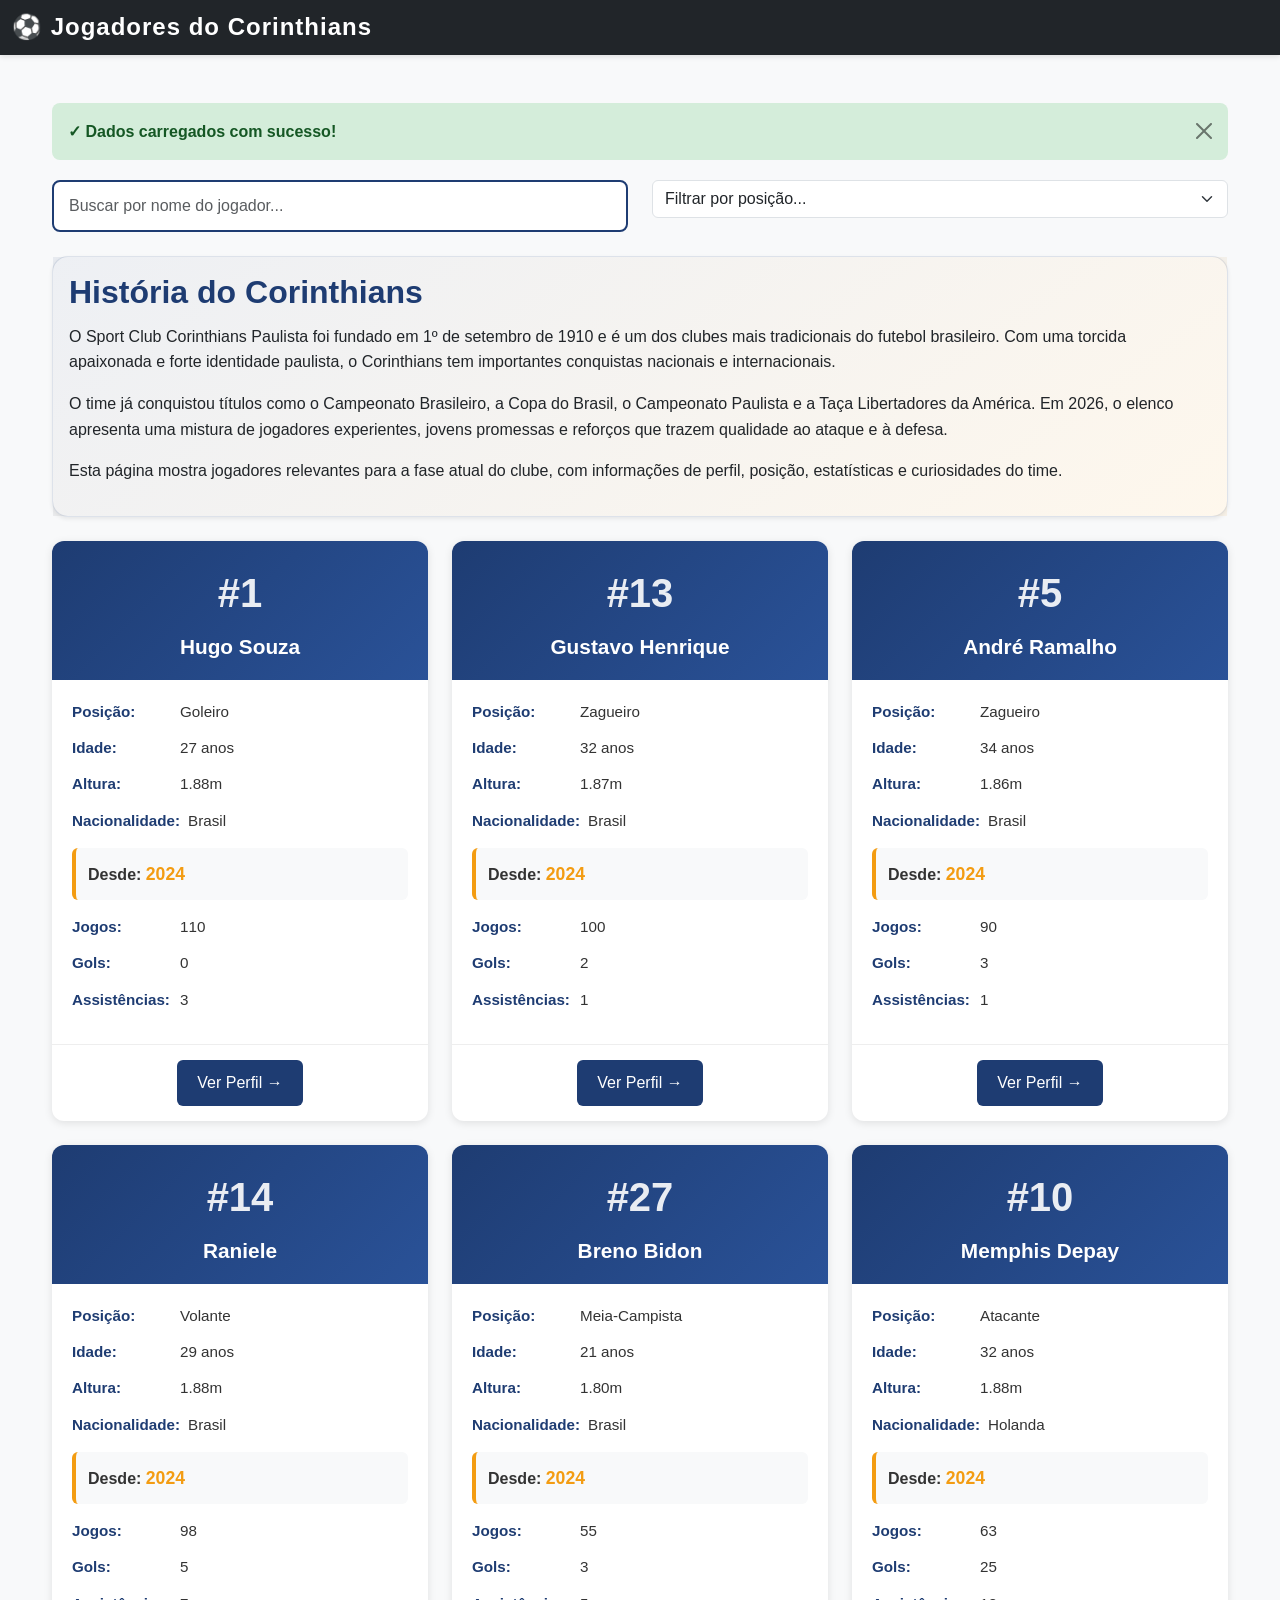
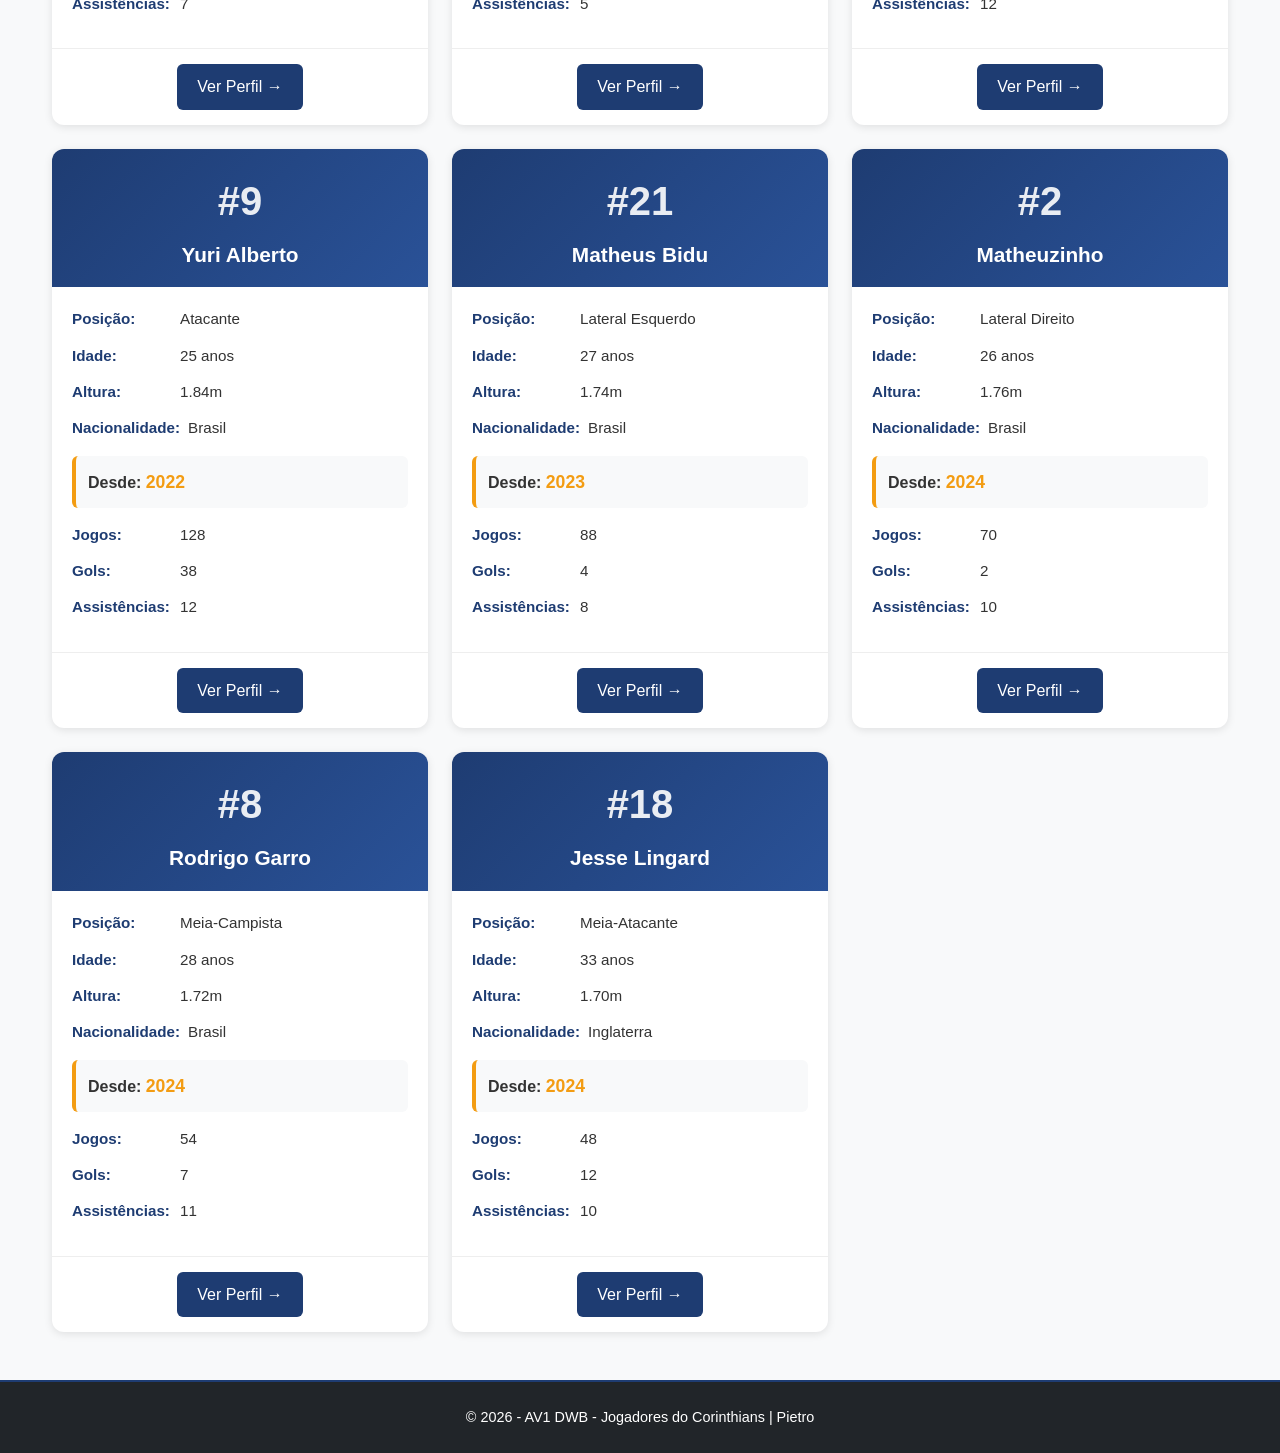
<file: av1-dwb-pietro-2bimestre/index.html>
<!DOCTYPE html>
<html lang="pt-BR">
<head>
    <meta charset="UTF-8">
    <meta name="viewport" content="width=device-width, initial-scale=1.0">
    <title>Jogadores do Corinthians - AV1 DWB</title>
    <link href="https://cdn.jsdelivr.net/npm/bootstrap@5.3.0/dist/css/bootstrap.min.css" rel="stylesheet">
    <link rel="stylesheet" href="css/style.css">
</head>
<body>
    <!-- Navbar -->
    <nav class="navbar navbar-dark bg-dark sticky-top">
        <div class="container-fluid">
            <span class="navbar-brand mb-0 h1">⚽ Jogadores do Corinthians</span>
            <span class="navbar-text text-white" id="loading-badge" style="display: none;">
                <span class="spinner-border spinner-border-sm me-2" role="status" aria-hidden="true"></span>
                Carregando...
            </span>
        </div>
    </nav>

    <!-- Main Container -->
    <div class="container my-5">
        <!-- Alert de Erro -->
        <div id="error-alert" class="alert alert-danger alert-dismissible fade" role="alert" style="display: none;">
            <strong>Erro ao carregar dados!</strong>
            <span id="error-message"></span>
            <button type="button" class="btn-close" data-bs-dismiss="alert" aria-label="Close"></button>
        </div>

        <!-- Alert de Sucesso -->
        <div id="success-alert" class="alert alert-success alert-dismissible fade show" role="alert" style="display: none;">
            <strong>✓ Dados carregados com sucesso!</strong>
            <button type="button" class="btn-close" data-bs-dismiss="alert" aria-label="Close"></button>
        </div>

        <!-- Filtro -->
        <div class="row mb-4">
            <div class="col-md-6">
                <input type="text" id="search-input" class="form-control" placeholder="Buscar por nome do jogador...">
            </div>
            <div class="col-md-6">
                <select id="position-filter" class="form-select">
                    <option value="">Filtrar por posição...</option>
                </select>
            </div>
        </div>

        <!-- História do Time -->
        <div class="row mb-4">
            <div class="col-12">
                <div class="card team-info-card shadow-sm">
                    <div class="card-body">
                        <h2 class="card-title">História do Corinthians</h2>
                        <p>O Sport Club Corinthians Paulista foi fundado em 1º de setembro de 1910 e é um dos clubes mais tradicionais do futebol brasileiro. Com uma torcida apaixonada e forte identidade paulista, o Corinthians tem importantes conquistas nacionais e internacionais.</p>
                        <p>O time já conquistou títulos como o Campeonato Brasileiro, a Copa do Brasil, o Campeonato Paulista e a Taça Libertadores da América. Em 2026, o elenco apresenta uma mistura de jogadores experientes, jovens promessas e reforços que trazem qualidade ao ataque e à defesa.</p>
                        <p>Esta página mostra jogadores relevantes para a fase atual do clube, com informações de perfil, posição, estatísticas e curiosidades do time.</p>
                    </div>
                </div>
            </div>
        </div>

        <!-- Cards de Jogadores -->
        <div id="players-container" class="row g-4">
            <!-- Cards serão inseridos aqui via JavaScript -->
        </div>

        <!-- Mensagem quando não há resultados -->
        <div id="no-results" class="alert alert-info text-center" role="alert" style="display: none;">
            <p>Nenhum jogador encontrado com os filtros selecionados.</p>
        </div>
    </div>

    <!-- Footer -->
    <footer class="bg-dark text-white text-center py-4 mt-5">
        <p>&copy; 2026 - AV1 DWB - Jogadores do Corinthians | Pietro</p>
    </footer>

    <!-- Scripts -->
    <script src="https://cdn.jsdelivr.net/npm/bootstrap@5.3.0/dist/js/bootstrap.bundle.min.js"></script>
    <script src="js/script.js"></script>
</body>
</html>
</file>
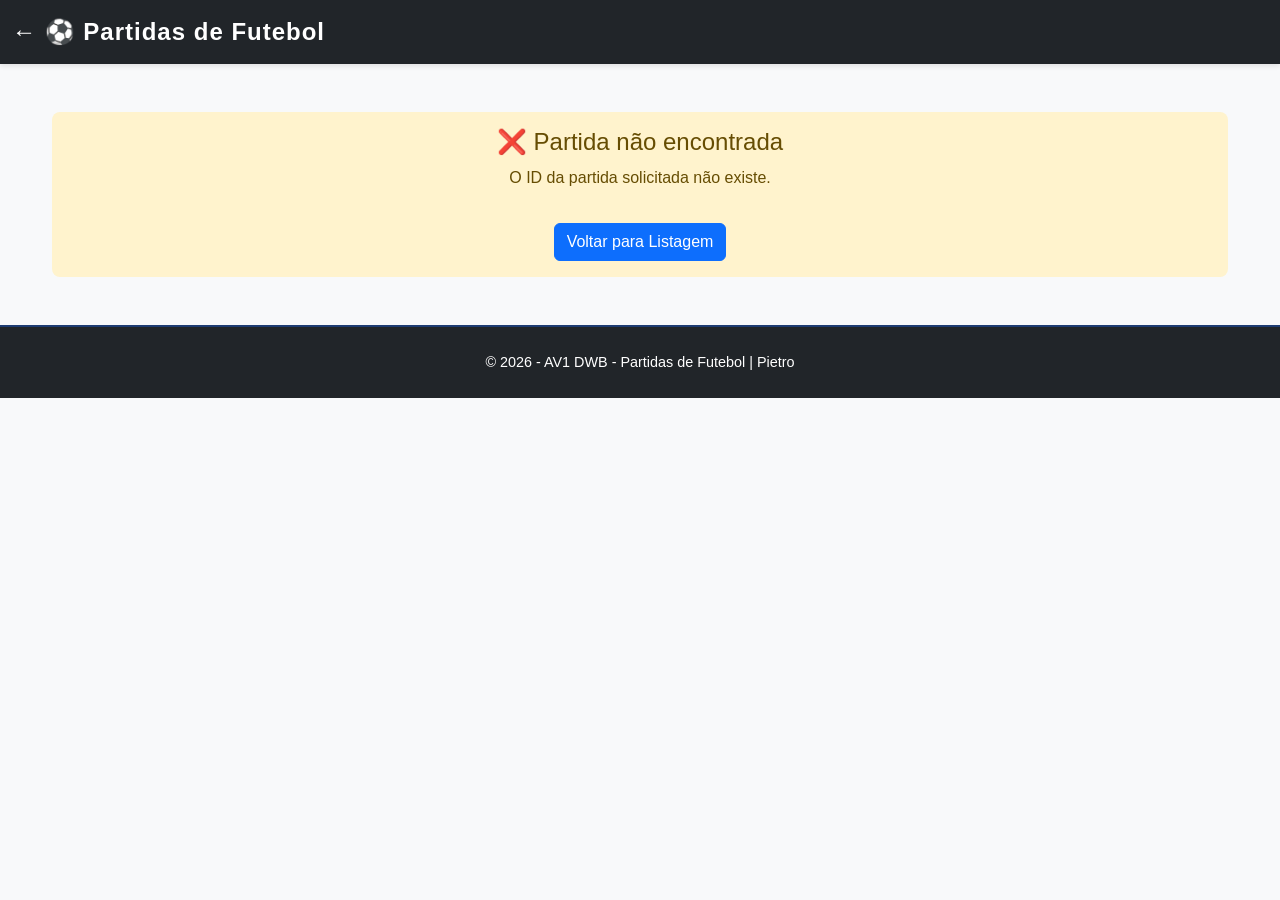
<file: detalhes.html>
<!DOCTYPE html>
<html lang="pt-BR">
<head>
    <meta charset="UTF-8">
    <meta name="viewport" content="width=device-width, initial-scale=1.0">
    <title>Detalhes da Partida - AV1 DWB</title>
    <link href="https://cdn.jsdelivr.net/npm/bootstrap@5.3.0/dist/css/bootstrap.min.css" rel="stylesheet">
    <link rel="stylesheet" href="css/style.css">
</head>
<body>
    <!-- Navbar -->
    <nav class="navbar navbar-dark bg-dark sticky-top">
        <div class="container-fluid">
            <a class="navbar-brand" href="index.html">← ⚽ Partidas de Futebol</a>
            <span class="navbar-text text-white" id="loading-badge" style="display: none;">
                <span class="spinner-border spinner-border-sm me-2" role="status" aria-hidden="true"></span>
                Carregando...
            </span>
        </div>
    </nav>

    <!-- Main Container -->
    <div class="container my-5">
        <!-- Alert de Erro -->
        <div id="error-alert" class="alert alert-danger alert-dismissible fade" role="alert" style="display: none;">
            <strong>Erro ao carregar dados!</strong>
            <span id="error-message"></span>
            <button type="button" class="btn-close" data-bs-dismiss="alert" aria-label="Close"></button>
        </div>

        <!-- Card de Detalhes -->
        <div id="player-details" class="row">
            <!-- Conteúdo será inserido aqui via JavaScript -->
        </div>

        <!-- Mensagem de erro quando ID não existe -->
        <div id="not-found" class="alert alert-warning text-center" role="alert" style="display: none;">
            <h4>❌ Partida não encontrada</h4>
            <p>O ID da partida solicitada não existe.</p>
            <a href="index.html" class="btn btn-primary mt-3">Voltar para Listagem</a>
        </div>
    </div>

    <!-- Footer -->
    <footer class="bg-dark text-white text-center py-4 mt-5">
        <p>&copy; 2026 - AV1 DWB - Partidas de Futebol | Pietro</p>
    </footer>

    <!-- Scripts -->
    <script src="https://cdn.jsdelivr.net/npm/bootstrap@5.3.0/dist/js/bootstrap.bundle.min.js"></script>
    <script src="js/detalhes.js"></script>
</body>
</html>
</file>
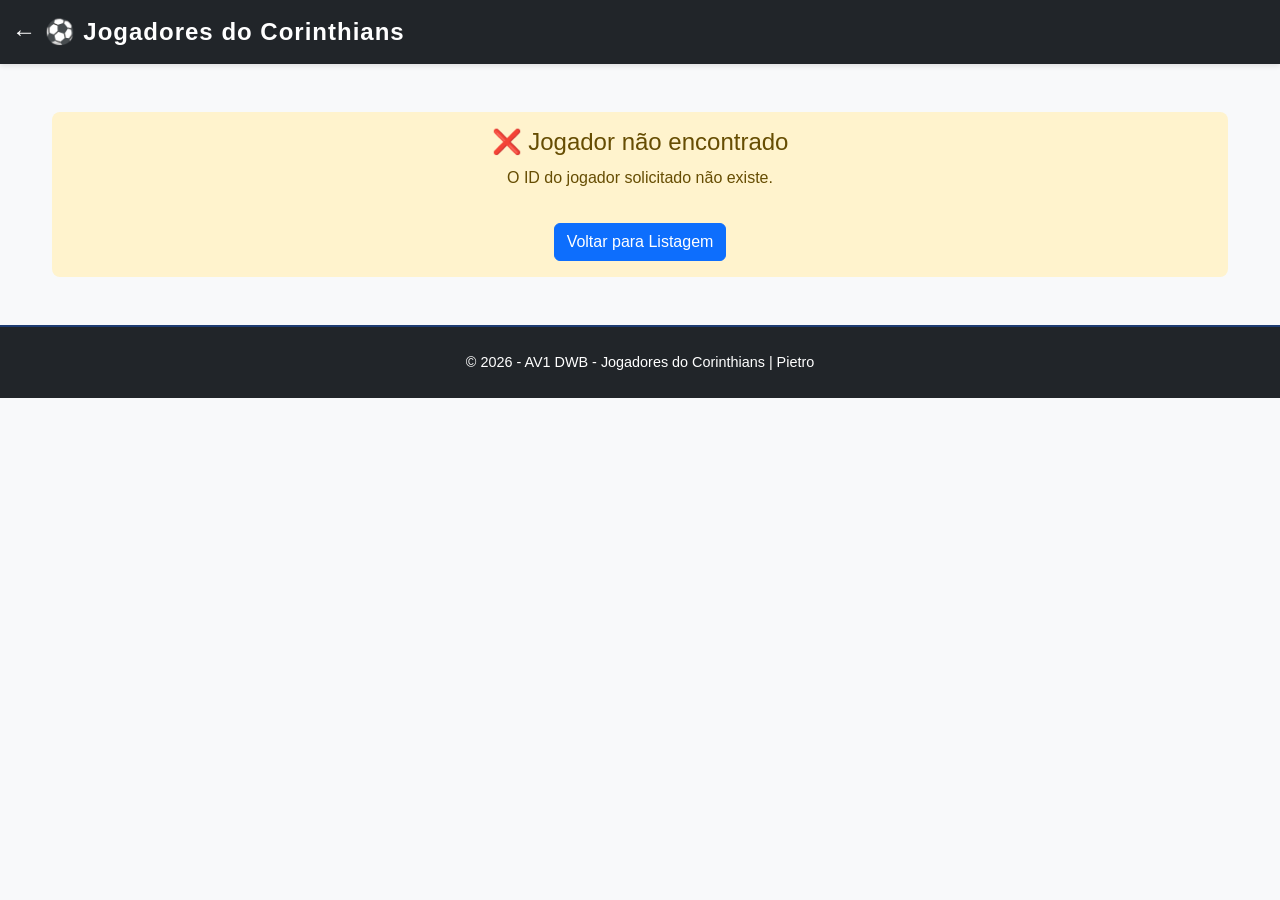
<file: av1-dwb-pietro-2bimestre/detalhes.html>
<!DOCTYPE html>
<html lang="pt-BR">
<head>
    <meta charset="UTF-8">
    <meta name="viewport" content="width=device-width, initial-scale=1.0">
    <title>Perfil do Jogador - AV1 DWB</title>
    <link href="https://cdn.jsdelivr.net/npm/bootstrap@5.3.0/dist/css/bootstrap.min.css" rel="stylesheet">
    <link rel="stylesheet" href="css/style.css">
</head>
<body>
    <!-- Navbar -->
    <nav class="navbar navbar-dark bg-dark sticky-top">
        <div class="container-fluid">
            <a class="navbar-brand" href="index.html">← ⚽ Jogadores do Corinthians</a>
            <span class="navbar-text text-white" id="loading-badge" style="display: none;">
                <span class="spinner-border spinner-border-sm me-2" role="status" aria-hidden="true"></span>
                Carregando...
            </span>
        </div>
    </nav>

    <!-- Main Container -->
    <div class="container my-5">
        <!-- Alert de Erro -->
        <div id="error-alert" class="alert alert-danger alert-dismissible fade" role="alert" style="display: none;">
            <strong>Erro ao carregar dados!</strong>
            <span id="error-message"></span>
            <button type="button" class="btn-close" data-bs-dismiss="alert" aria-label="Close"></button>
        </div>

        <!-- Card de Detalhes -->
        <div id="player-details" class="row">
            <!-- Conteúdo será inserido aqui via JavaScript -->
        </div>

        <!-- Mensagem de erro quando ID não existe -->
        <div id="not-found" class="alert alert-warning text-center" role="alert" style="display: none;">
            <h4>❌ Jogador não encontrado</h4>
            <p>O ID do jogador solicitado não existe.</p>
            <a href="index.html" class="btn btn-primary mt-3">Voltar para Listagem</a>
        </div>
    </div>

    <!-- Footer -->
    <footer class="bg-dark text-white text-center py-4 mt-5">
        <p>&copy; 2026 - AV1 DWB - Jogadores do Corinthians | Pietro</p>
    </footer>

    <!-- Scripts -->
    <script src="https://cdn.jsdelivr.net/npm/bootstrap@5.3.0/dist/js/bootstrap.bundle.min.js"></script>
    <script src="js/detalhes.js"></script>
</body>
</html>
</file>
<file: av1-dwb-pietro-2bimestre/css/style.css>
/* Variáveis CSS */
:root {
    --primary-color: #1e3c72;
    --secondary-color: #2a5298;
    --accent-color: #f39c12;
    --text-color: #333;
    --light-bg: #f8f9fa;
}

/* Reset e Estilos Globais */
* {
    margin: 0;
    padding: 0;
    box-sizing: border-box;
}

body {
    font-family: 'Segoe UI', Tahoma, Geneva, Verdana, sans-serif;
    color: var(--text-color);
    background-color: var(--light-bg);
    line-height: 1.6;
}

/* Navbar */
.navbar {
    box-shadow: 0 2px 5px rgba(0, 0, 0, 0.1);
}

.navbar-brand {
    font-size: 1.5rem;
    font-weight: bold;
    letter-spacing: 1px;
}

/* Container */
.container {
    max-width: 1200px;
}

/* Filtros */
#search-input,
#state-filter {
    border-radius: 8px;
    border: 2px solid var(--primary-color);
    padding: 12px 15px;
    font-size: 1rem;
    transition: all 0.3s ease;
}

#search-input:focus,
#state-filter:focus {
    border-color: var(--accent-color);
    box-shadow: 0 0 10px rgba(243, 156, 18, 0.3);
    outline: none;
}

/* Cards de Estádios */
.player-card {
    background: white;
    border: none;
    border-radius: 12px;
    overflow: hidden;
    transition: all 0.3s ease;
    box-shadow: 0 2px 8px rgba(0, 0, 0, 0.1);
    height: 100%;
    display: flex;
    flex-direction: column;
}

.player-card:hover {
    transform: translateY(-8px);
    box-shadow: 0 8px 20px rgba(0, 0, 0, 0.15);
}

.player-card-header {
    background: linear-gradient(135deg, var(--primary-color), var(--secondary-color));
    color: white;
    padding: 20px;
    text-align: center;
    min-height: 120px;
    display: flex;
    flex-direction: column;
    justify-content: center;
    align-items: center;
}

.player-number {
    font-size: 2.5rem;
    font-weight: bold;
    opacity: 0.9;
}

.player-card-header h5 {
    margin: 10px 0 0 0;
    font-weight: 600;
    font-size: 1.3rem;
    word-wrap: break-word;
}

.player-card-body {
    padding: 20px;
    flex-grow: 1;
}

.player-info {
    display: flex;
    align-items: center;
    margin-bottom: 12px;
    font-size: 0.95rem;
}

.player-info strong {
    color: var(--primary-color);
    margin-right: 8px;
    min-width: 100px;
}

.player-info span {
    color: var(--text-color);
}

.player-highlight {
    background-color: var(--light-bg);
    border-left: 4px solid var(--accent-color);
    padding: 12px;
    border-radius: 6px;
    margin: 15px 0;
}

.player-highlight span {
    font-weight: bold;
    color: var(--accent-color);
    font-size: 1.1rem;
}

.player-card-footer {
    padding: 15px 20px;
    border-top: 1px solid #eee;
    text-align: center;
}

.team-info-card {
    border-radius: 16px;
    border: 1px solid rgba(30, 60, 114, 0.15);
}

.team-info-card .card-body {
    background: linear-gradient(145deg, rgba(30, 60, 114, 0.08), rgba(243, 156, 18, 0.08));
}

.team-info-card .card-title {
    color: var(--primary-color);
    font-weight: 700;
    margin-bottom: 0.75rem;
}

.btn-details {
    background-color: var(--primary-color);
    color: white;
    border: none;
    padding: 10px 20px;
    border-radius: 6px;
    font-weight: 500;
    transition: all 0.3s ease;
    text-decoration: none;
    display: inline-block;
}

.btn-details:hover {
    background-color: var(--secondary-color);
    transform: scale(1.05);
    color: white;
    text-decoration: none;
}

/* Alert */
.alert {
    border-radius: 8px;
    border: none;
    margin-bottom: 20px;
}

.alert-danger {
    background-color: #f8d7da;
    color: #721c24;
}

.alert-success {
    background-color: #d4edda;
    color: #155724;
}

.alert-info {
    background-color: #d1ecf1;
    color: #0c5460;
}

/* Loading Badge */
#loading-badge {
    animation: pulse 1.5s infinite;
}

@keyframes pulse {
    0% {
        opacity: 1;
    }
    50% {
        opacity: 0.6;
    }
    100% {
        opacity: 1;
    }
}

/* Spinner */
.spinner-border-sm {
    width: 1rem;
    height: 1rem;
    border-width: 0.25em;
}

/* Footer */
footer {
    margin-top: auto;
    border-top: 2px solid var(--primary-color);
}

footer p {
    margin: 0;
    font-size: 0.9rem;
}

/* Responsive */
@media (max-width: 768px) {
    .navbar-brand {
        font-size: 1.2rem;
    }

    .stadium-card-header h5 {
        font-size: 1.1rem;
    }

    .stadium-info {
        font-size: 0.85rem;
    }

    #search-input,
    #state-filter {
        margin-bottom: 10px;
    }
}

/* Animações */
.stadium-card {
    animation: fadeInUp 0.5s ease-out;
}

@keyframes fadeInUp {
    from {
        opacity: 0;
        transform: translateY(20px);
    }
    to {
        opacity: 1;
        transform: translateY(0);
    }
}

/* Feedback visual para interações */
.btn-details:active {
    transform: scale(0.98);
}
</file>
<file: css/style.css>
/* Variáveis CSS */
:root {
    --primary-color: #1e3c72;
    --secondary-color: #2a5298;
    --accent-color: #f39c12;
    --text-color: #333;
    --light-bg: #f8f9fa;
}

/* Reset e Estilos Globais */
* {
    margin: 0;
    padding: 0;
    box-sizing: border-box;
}

body {
    font-family: 'Segoe UI', Tahoma, Geneva, Verdana, sans-serif;
    color: var(--text-color);
    background-color: var(--light-bg);
    line-height: 1.6;
}

/* Navbar */
.navbar {
    box-shadow: 0 2px 5px rgba(0, 0, 0, 0.1);
}

.navbar-brand {
    font-size: 1.5rem;
    font-weight: bold;
    letter-spacing: 1px;
}

/* Container */
.container {
    max-width: 1200px;
}

/* Filtros */
#search-input,
#state-filter {
    border-radius: 8px;
    border: 2px solid var(--primary-color);
    padding: 12px 15px;
    font-size: 1rem;
    transition: all 0.3s ease;
}

#search-input:focus,
#state-filter:focus {
    border-color: var(--accent-color);
    box-shadow: 0 0 10px rgba(243, 156, 18, 0.3);
    outline: none;
}

/* Cards de Estádios */
.player-card {
    background: white;
    border: none;
    border-radius: 12px;
    overflow: hidden;
    transition: all 0.3s ease;
    box-shadow: 0 2px 8px rgba(0, 0, 0, 0.1);
    height: 100%;
    display: flex;
    flex-direction: column;
}

.player-card:hover {
    transform: translateY(-8px);
    box-shadow: 0 8px 20px rgba(0, 0, 0, 0.15);
}

.player-card-header {
    background: linear-gradient(135deg, var(--primary-color), var(--secondary-color));
    color: white;
    padding: 20px;
    text-align: center;
    min-height: 120px;
    display: flex;
    flex-direction: column;
    justify-content: center;
    align-items: center;
}

.player-number {
    font-size: 2.5rem;
    font-weight: bold;
    opacity: 0.9;
}

.player-card-header h5 {
    margin: 10px 0 0 0;
    font-weight: 600;
    font-size: 1.3rem;
    word-wrap: break-word;
}

.player-card-body {
    padding: 20px;
    flex-grow: 1;
}

.player-info {
    display: flex;
    align-items: center;
    margin-bottom: 12px;
    font-size: 0.95rem;
}

.player-info strong {
    color: var(--primary-color);
    margin-right: 8px;
    min-width: 100px;
}

.player-info span {
    color: var(--text-color);
}

.player-highlight {
    background-color: var(--light-bg);
    border-left: 4px solid var(--accent-color);
    padding: 12px;
    border-radius: 6px;
    margin: 15px 0;
}

.player-highlight span {
    font-weight: bold;
    color: var(--accent-color);
    font-size: 1.1rem;
}

.player-card-footer {
    padding: 15px 20px;
    border-top: 1px solid #eee;
    text-align: center;
}

.team-info-card {
    border-radius: 16px;
    border: 1px solid rgba(30, 60, 114, 0.15);
}

.team-info-card .card-body {
    background: linear-gradient(145deg, rgba(30, 60, 114, 0.08), rgba(243, 156, 18, 0.08));
}

.team-info-card .card-title {
    color: var(--primary-color);
    font-weight: 700;
    margin-bottom: 0.75rem;
}

.btn-details {
    background-color: var(--primary-color);
    color: white;
    border: none;
    padding: 10px 20px;
    border-radius: 6px;
    font-weight: 500;
    transition: all 0.3s ease;
    text-decoration: none;
    display: inline-block;
}

.btn-details:hover {
    background-color: var(--secondary-color);
    transform: scale(1.05);
    color: white;
    text-decoration: none;
}

/* Alert */
.alert {
    border-radius: 8px;
    border: none;
    margin-bottom: 20px;
}

.alert-danger {
    background-color: #f8d7da;
    color: #721c24;
}

.alert-success {
    background-color: #d4edda;
    color: #155724;
}

.alert-info {
    background-color: #d1ecf1;
    color: #0c5460;
}

/* Loading Badge */
#loading-badge {
    animation: pulse 1.5s infinite;
}

@keyframes pulse {
    0% {
        opacity: 1;
    }
    50% {
        opacity: 0.6;
    }
    100% {
        opacity: 1;
    }
}

/* Spinner */
.spinner-border-sm {
    width: 1rem;
    height: 1rem;
    border-width: 0.25em;
}

/* Footer */
footer {
    margin-top: auto;
    border-top: 2px solid var(--primary-color);
}

footer p {
    margin: 0;
    font-size: 0.9rem;
}

/* Responsive */
@media (max-width: 768px) {
    .navbar-brand {
        font-size: 1.2rem;
    }

    .stadium-card-header h5 {
        font-size: 1.1rem;
    }

    .stadium-info {
        font-size: 0.85rem;
    }

    #search-input,
    #state-filter {
        margin-bottom: 10px;
    }
}

/* Animações */
.stadium-card {
    animation: fadeInUp 0.5s ease-out;
}

@keyframes fadeInUp {
    from {
        opacity: 0;
        transform: translateY(20px);
    }
    to {
        opacity: 1;
        transform: translateY(0);
    }
}

/* Feedback visual para interações */
.btn-details:active {
    transform: scale(0.98);
}
</file>
